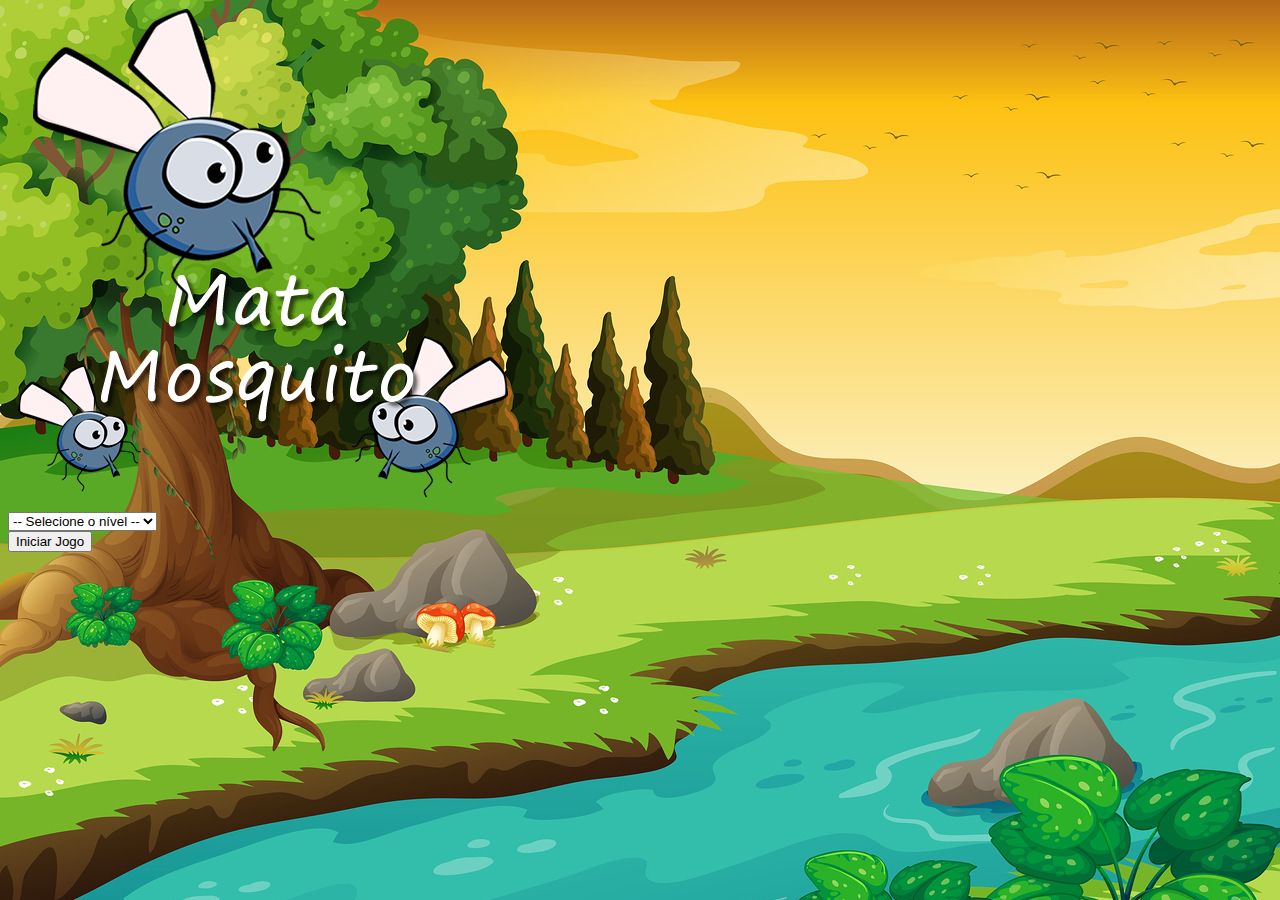
<file: index.html>
<!DOCTYPE html>
<html lang="br">
    <head>
        <meta charset="utf-8">
        <title>Game Mata Mosquito</title>
        <link rel="stylesheet" href="https://cdn.jsdelivr.net/npm/bootstrap@4.6.2/dist/css/bootstrap.min.css" integrity="sha384-xOolHFLEh07PJGoPkLv1IbcEPTNtaed2xpHsD9ESMhqIYd0nLMwNLD69Npy4HI+N" crossorigin="anonymous">

        <link rel="stylesheet" href="styles.css"/>
        <script>
            function iniciarJogo() {
                let nivel = document.getElementById('nivel').value

                if(nivel === '') {
                    alert('Selecione um nível para iniciar o jogo')
                    return false
                }

                window.location.href = "app.html?" + nivel
            }
        </script>
    </head>
    <body>

        <div class="conteiner">
            <div class="row">
                <div class="col">
                    <div class="d-flex justify-content-center">
                        <img src="imagens/game.png"/>
                    </div>
                </div>
            </div>

            <div class="row">
                <div class="col">
                    <div class="d-flex justify-content-center">
                        <div class="mb-2">
                            <select class="form-control" id="nivel">
                                <option value="">-- Selecione o nível --</option>
                                <option value="normal">Normal</option>
                                <option value="medio">Médio</option>
                                <option value="dificil">Difícil</option>
                            </select>
                        </div>
                    </div>
                </div>
            </div>

            <div class="row">
                <div class="col">
                    <div class="d-flex justify-content-center">
                        <button type="button" class="btn btn-danger btn-lg" onclick="iniciarJogo()">Iniciar Jogo</button>
                    </div>
                </div>
            </div>
        </div>

       
    </body>
    
</html>
</file>
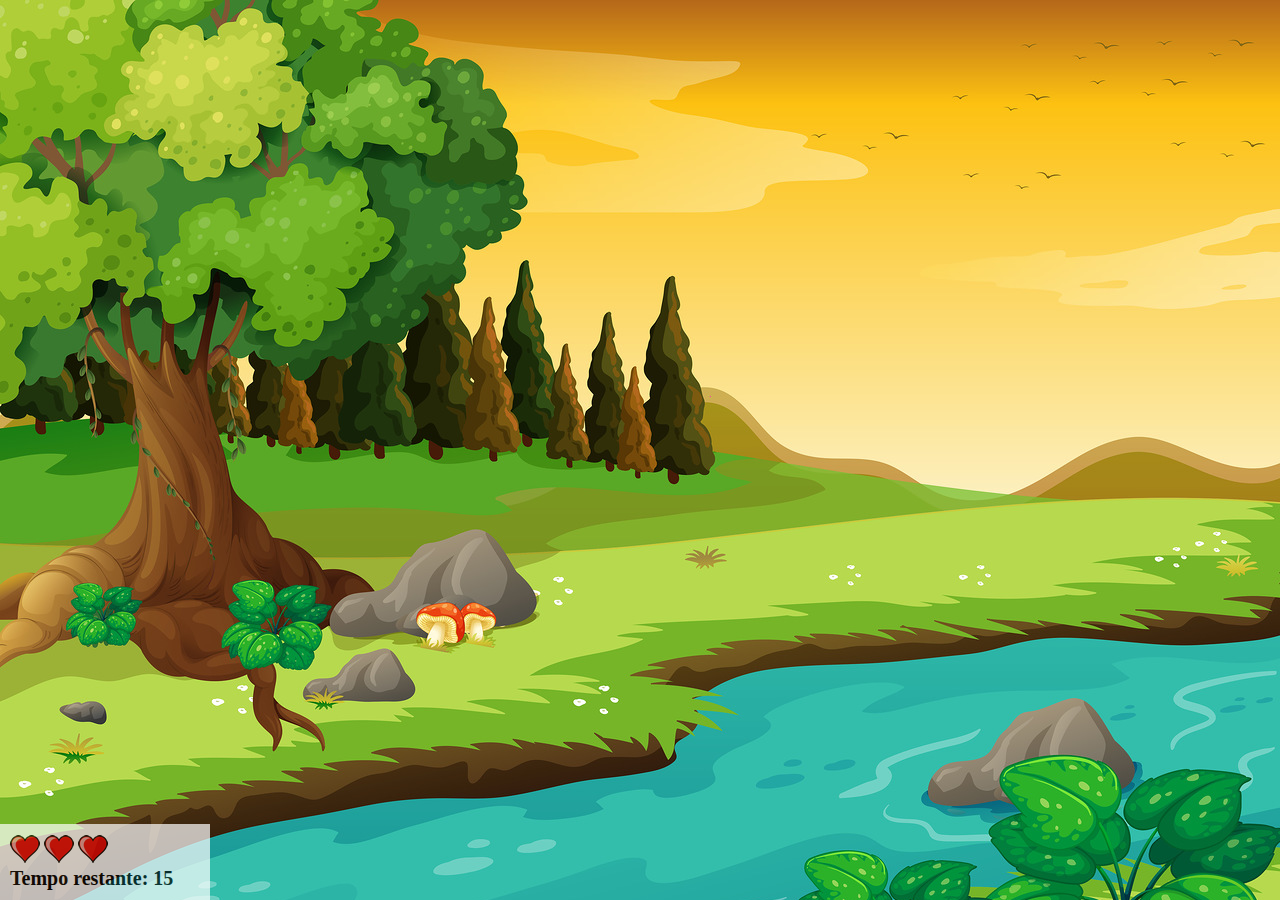
<file: app.html>
<!DOCTYPE html>
<html lang="br">
    <head>
        <meta charset="utf-8">
        <link rel="stylesheet" href="styles.css"/>
        <title>Game Mata Mosquito</title>

        <script src="jogo.js"></script>
    </head>
    <body onresize="ajustaTamanhoPalcoJogo()">

        <div class="painel">
            <divi class="vidas">
                <img id="v1" src="imagens/coracao_cheio.png" />
                <img id="v2" src="imagens/coracao_cheio.png" />
                <img id="v3" src="imagens/coracao_cheio.png" />
            </divi>

            <div class="cronometro">Tempo restante: <span id="cronometro"></span></div>
        </div>
        
        <script>
            document.getElementById('cronometro').innerHTML = tempo

            let criarMosquito = setInterval(function() {
                posicaoRandomica()
            }, criaMosquitoTempo)
        </script>
    </body>
    
</html>
</file>
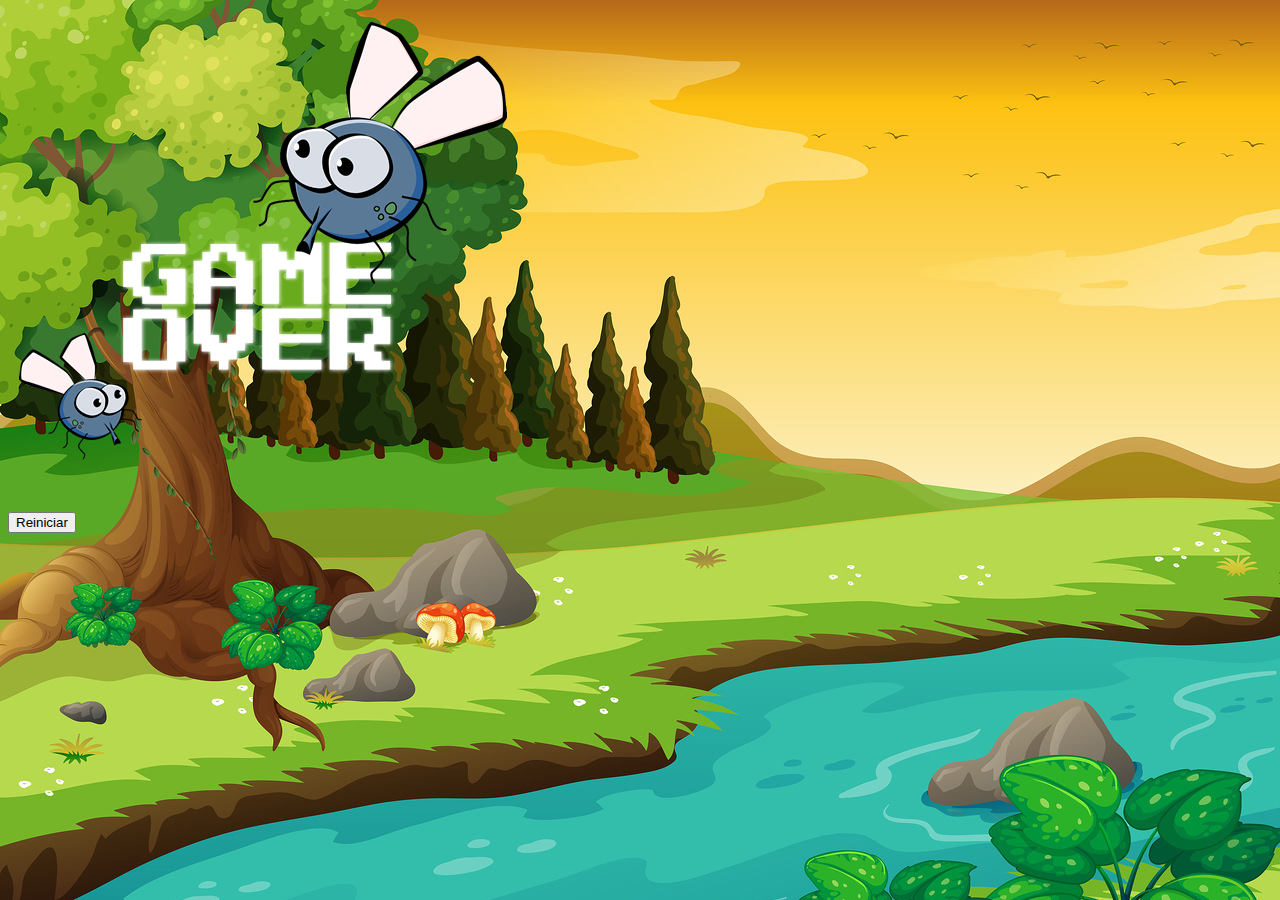
<file: fim_de_jogo.html>
<!DOCTYPE html>
<html lang="br">
    <head>
        <meta charset="utf-8">
        <title>Game Mata Mosquito</title>
        <link rel="stylesheet" href="https://cdn.jsdelivr.net/npm/bootstrap@4.6.2/dist/css/bootstrap.min.css" integrity="sha384-xOolHFLEh07PJGoPkLv1IbcEPTNtaed2xpHsD9ESMhqIYd0nLMwNLD69Npy4HI+N" crossorigin="anonymous">

        <link rel="stylesheet" href="styles.css"/>

    </head>
    <body>

        <div class="conteiner">
            <div class="row">
                <div class="col">
                    <div class="d-flex justify-content-center">
                        <img src="imagens/game_over.png"/>
                    </div>
                </div>
            </div>

            <div class="row">
                <div class="col">
                    <div class="d-flex justify-content-center">
                        <button type="button" class="btn btn-dark btn-lg" onclick="window.location.href = 'app.html'">Reiniciar</button>
                    </div>
                </div>
            </div>
        </div>

       
    </body>
    
</html>
</file>
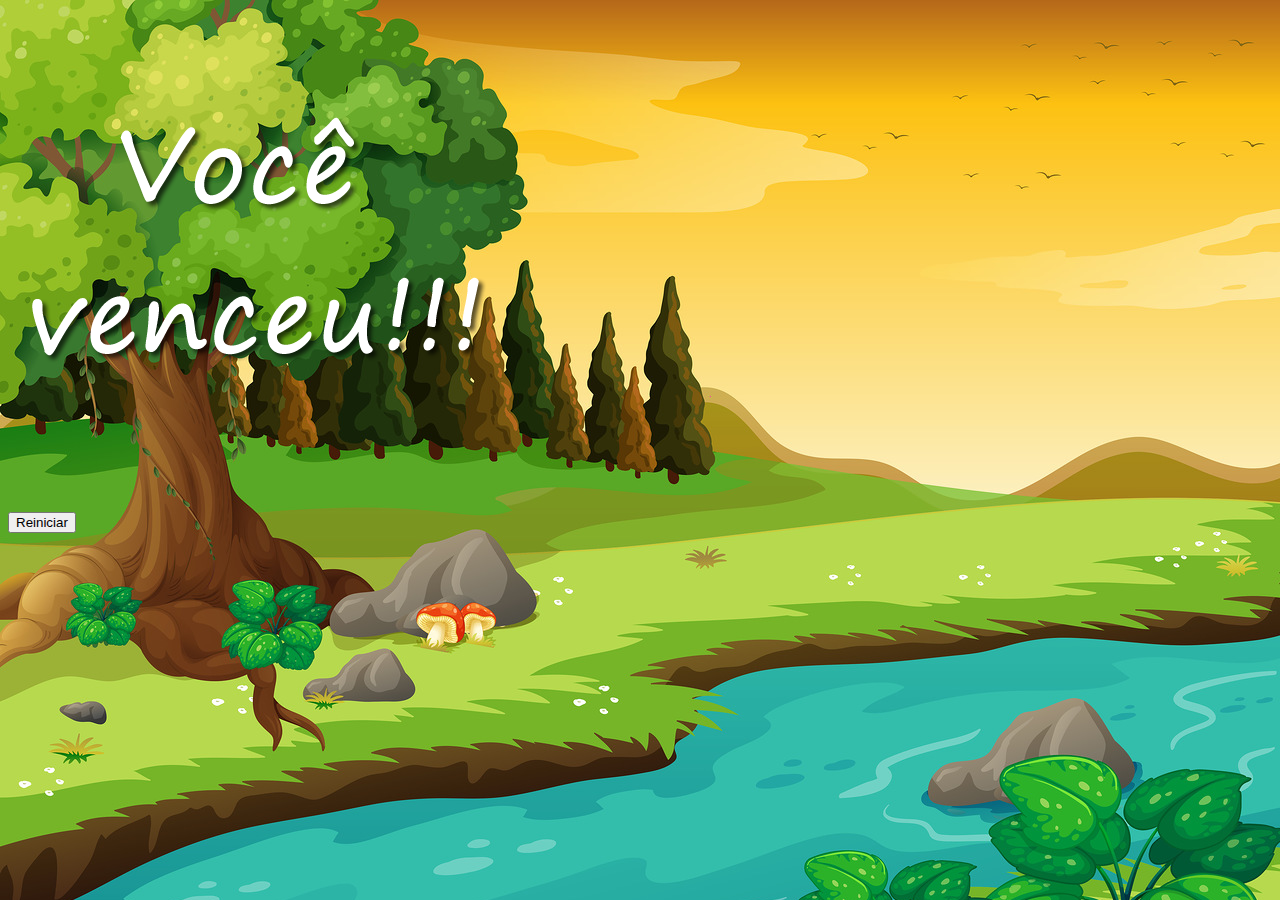
<file: vitoria.html>
<!DOCTYPE html>
<html lang="br">
    <head>
        <meta charset="utf-8">
        <title>Game Mata Mosquito</title>
        <link rel="stylesheet" href="https://cdn.jsdelivr.net/npm/bootstrap@4.6.2/dist/css/bootstrap.min.css" integrity="sha384-xOolHFLEh07PJGoPkLv1IbcEPTNtaed2xpHsD9ESMhqIYd0nLMwNLD69Npy4HI+N" crossorigin="anonymous">

        <link rel="stylesheet" href="styles.css"/>

    </head>
    <body>

        <div class="conteiner">
            <div class="row">
                <div class="col">
                    <div class="d-flex justify-content-center">
                        <img src="imagens/vitoria.png"/>
                    </div>
                </div>
            </div>

            <div class="row">
                <div class="col">
                    <div class="d-flex justify-content-center">
                        <button type="button" class="btn btn-dark btn-lg" onclick="window.location.href = 'index.html'">Reiniciar</button>
                    </div>
                </div>
            </div>
        </div>

       
    </body>
    
</html>
</file>
<file: styles.css>
html {
    cursor: url(imagens/mata_mosquito.png) 30 30 , auto;
}

body {
    background-image: url(imagens/bg.jpg);
    background-repeat: no-repeat;
    background-size: cover;
}

.mosquito1 {
    width: 50px;
    height: 50px;
}

.mosquito2 {
    width: 70px;
    height: 70px;
}

.mosquito3 {
    width: 90px;
    height: 90px;
}

.ladoA {
    transform: scaleX(1);
}

.ladoB {
    transform: scaleX(-1);
}

.painel {
    position: absolute;
    width: 190px;
    padding: 10px;
    bottom: 0px;
    left: 0px;
    border-top: solid 1px #fff;
    background-color: #fff;
    opacity: 0.7;
}

.vidas {
    float: left;
}

.cronometro {
    float: left;
    font-size: 20px;
    font-weight: bold;
}
</file>
